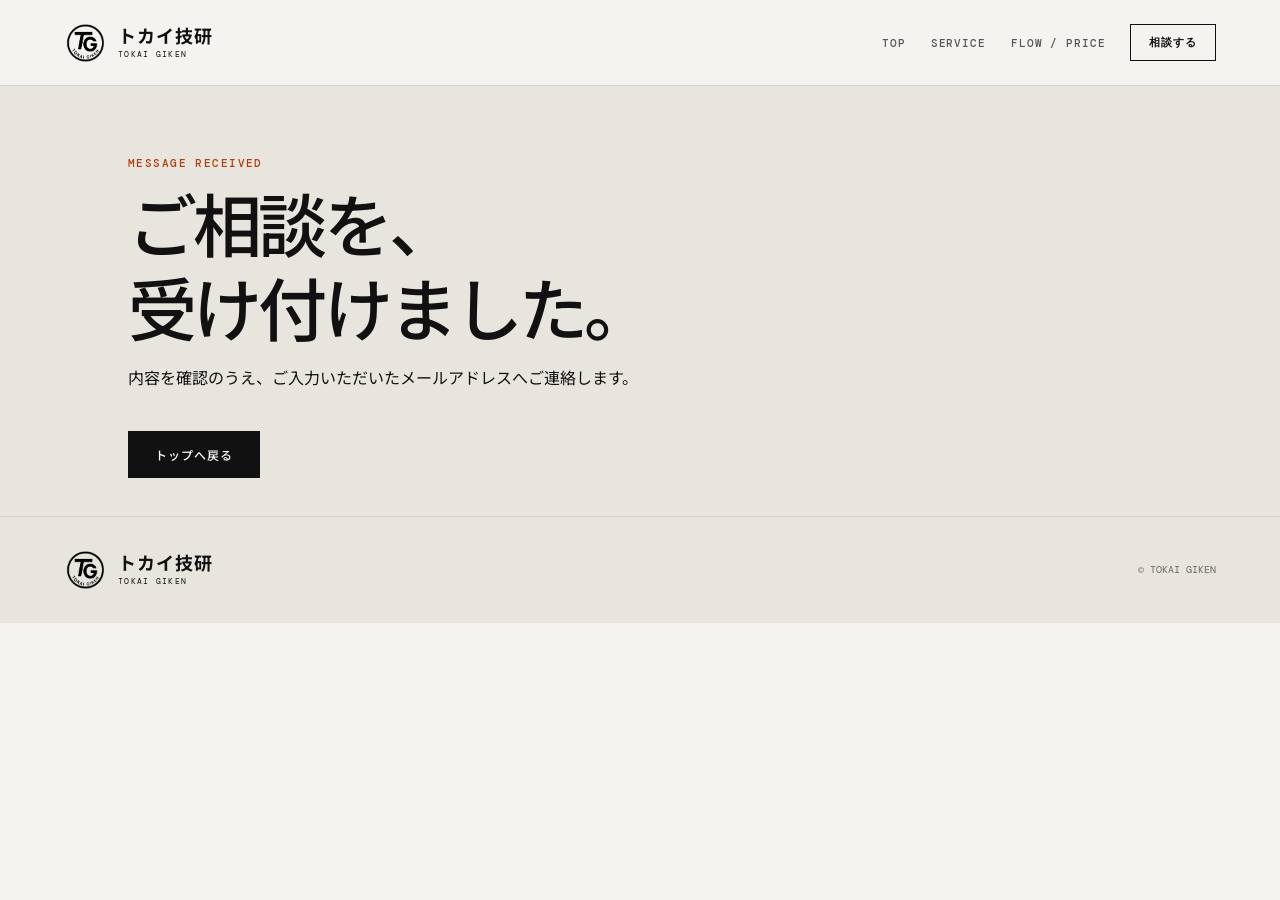
<file: contact-complete.html>
<!DOCTYPE html>
<html lang="ja">
<head>
  <meta charset="utf-8">
  <meta name="viewport" content="width=device-width,initial-scale=1">
  <meta name="description" content="トカイ技研へのご相談を受け付けました。">
  <meta name="robots" content="noindex,nofollow">
  <meta name="site-version" content="v8">
  <title>送信完了 | トカイ技研</title>
  <link rel="stylesheet" href="assets/style.css">
  <link rel="stylesheet" href="assets/project.css">
</head>
<body>
  <header class="site-header">
    <a class="brand" href="/" aria-label="トカイ技研 トップページ">
      <span class="brand-mark" aria-hidden="true"><img src="assets/images/tokai-giken-mark.png" alt=""></span>
      <span class="brand-name">トカイ技研<small>TOKAI GIKEN</small></span>
    </a>
    <button class="menu-button" type="button" aria-label="メニューを開く">MENU</button>
    <nav>
      <a href="/">TOP</a>
      <a href="/service">SERVICE</a>
      <a href="/process">FLOW / PRICE</a>
      <a class="nav-cta" href="/contact">相談する</a>
    </nav>
  </header>

  <main>
    <section class="page-hero completion-hero">
      <p class="eyebrow">MESSAGE RECEIVED</p>
      <h1>ご相談を、<br>受け付けました。</h1>
      <p>内容を確認のうえ、ご入力いただいたメールアドレスへご連絡します。</p>
      <p class="inquiry-id" data-inquiry-id></p>
      <a class="button primary" href="/">トップへ戻る</a>
    </section>
  </main>

  <footer>
    <a class="brand" href="/" aria-label="トカイ技研 トップページ">
      <span class="brand-mark" aria-hidden="true"><img src="assets/images/tokai-giken-mark.png" alt=""></span>
      <span class="brand-name">トカイ技研<small>TOKAI GIKEN</small></span>
    </a>
    <p>© TOKAI GIKEN</p>
  </footer>
  <script src="assets/script.js"></script>
</body>
</html>
</file>
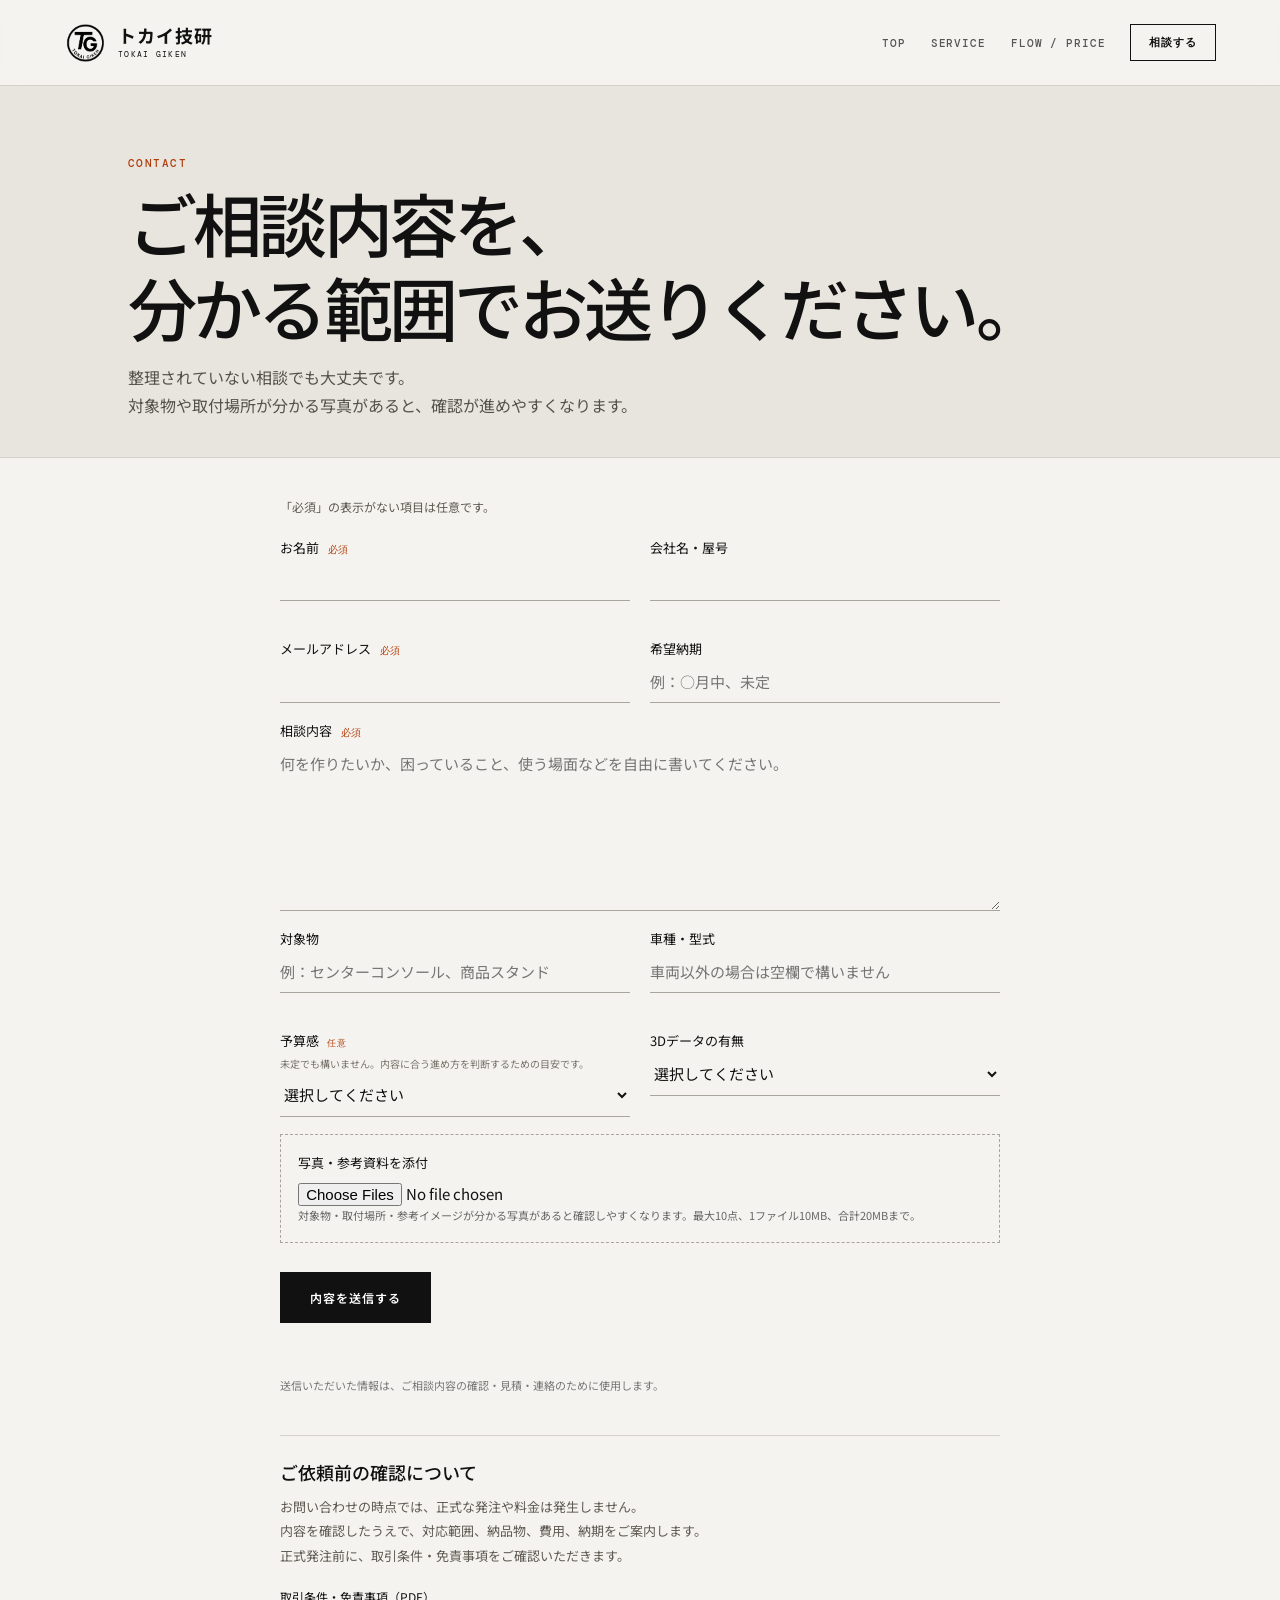
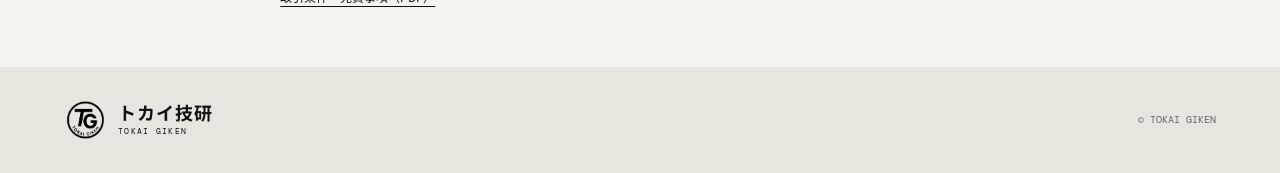
<file: contact.html>
<!DOCTYPE html>
<html lang="ja">
<head>
  <meta charset="utf-8">
  <meta name="viewport" content="width=device-width,initial-scale=1">
  <meta name="description" content="トカイ技研へのご相談・見積依頼。写真添付に対応しています。">
  <meta name="robots" content="index,follow">
  <meta name="site-version" content="v8">
  <link rel="canonical" href="https://tokai-giken.com/contact">
  <title>相談・見積依頼 | トカイ技研</title>
  <link rel="stylesheet" href="assets/style.css">
  <link rel="stylesheet" href="assets/project.css">
</head>
<body>
  <header class="site-header">
    <a class="brand" href="/" aria-label="トカイ技研 トップページ">
      <span class="brand-mark" aria-hidden="true"><img src="assets/images/tokai-giken-mark.png" alt=""></span>
      <span class="brand-name">トカイ技研<small>TOKAI GIKEN</small></span>
    </a>
    <button class="menu-button" type="button" aria-label="メニューを開く">MENU</button>
    <nav>
      <a href="/">TOP</a>
      <a href="/service">SERVICE</a>
      <a href="/process">FLOW / PRICE</a>
      <a class="nav-cta active" href="/contact">相談する</a>
    </nav>
  </header>

  <main>
    <section class="page-hero contact-hero">
      <p class="eyebrow">CONTACT</p>
      <h1>ご相談内容を、<br>分かる範囲でお送りください。</h1>
      <p>整理されていない相談でも大丈夫です。<br>対象物や取付場所が分かる写真があると、確認が進めやすくなります。</p>
    </section>

    <section class="section form-section">
      <p class="form-guidance">「必須」の表示がない項目は任意です。</p>
      <form name="contact" method="POST" action="/api/contact" enctype="multipart/form-data">
        <input type="hidden" name="submission_token" value="">
        <label class="honeypot" aria-hidden="true">ウェブサイト<input type="text" name="website" tabindex="-1" autocomplete="off"></label>
        <div class="form-grid">
          <label>お名前 <b>必須</b><input required type="text" name="name" autocomplete="name"></label>
          <label>会社名・屋号<input type="text" name="company" autocomplete="organization"></label>
          <label>メールアドレス <b>必須</b><input required type="email" name="email" autocomplete="email"></label>
          <label>希望納期<input type="text" name="deadline" placeholder="例：○月中、未定"></label>
        </div>
        <label>相談内容 <b>必須</b><textarea required name="message" rows="7" placeholder="何を作りたいか、困っていること、使う場面などを自由に書いてください。"></textarea></label>
        <div class="form-grid">
          <label>対象物<input type="text" name="object" placeholder="例：センターコンソール、商品スタンド"></label>
          <label>車種・型式<input type="text" name="vehicle" placeholder="車両以外の場合は空欄で構いません"></label>
          <label>予算感 <span class="optional">任意</span><small class="field-help">未定でも構いません。内容に合う進め方を判断するための目安です。</small><select name="budget"><option value="">選択してください</option><option>2万円未満</option><option>2〜5万円</option><option>5〜10万円</option><option>10〜20万円</option><option>20〜30万円</option><option>30万円以上</option><option>未定</option></select></label>
          <label>3Dデータの有無<select name="data"><option value="">選択してください</option><option>ある</option><option>ない</option><option>わからない</option></select></label>
        </div>
        <div class="file-field">
          <label class="file-label">写真・参考資料を添付<input type="file" name="attachment" accept=".jpg,.jpeg,.png,.webp,.heic,.heif,.pdf,.stl,.step,.stp" multiple><small>対象物・取付場所・参考イメージが分かる写真があると確認しやすくなります。最大10点、1ファイル10MB、合計20MBまで。</small></label>
          <div class="selected-files" hidden>
            <div class="selected-files-header">
              <p class="selected-files-summary" aria-live="polite"></p>
              <button class="clear-files" type="button">すべて削除</button>
            </div>
            <ul class="selected-files-list" aria-label="選択済みファイル"></ul>
          </div>
        </div>
        <button class="button primary submit" type="submit">内容を送信する</button>
        <p class="form-status" role="status" aria-live="polite"></p>
        <p class="form-note">送信いただいた情報は、ご相談内容の確認・見積・連絡のために使用します。</p>
      </form>
      <aside class="preorder-note" aria-labelledby="preorder-note-title">
        <h2 id="preorder-note-title">ご依頼前の確認について</h2>
        <p>お問い合わせの時点では、正式な発注や料金は発生しません。<br>内容を確認したうえで、対応範囲、納品物、費用、納期をご案内します。<br>正式発注前に、取引条件・免責事項をご確認いただきます。</p>
        <a class="terms-link" href="assets/docs/tokai-giken-terms-disclaimer.pdf" target="_blank" rel="noopener">取引条件・免責事項（PDF）</a>
      </aside>
    </section>
  </main>

  <footer>
    <a class="brand" href="/" aria-label="トカイ技研 トップページ">
      <span class="brand-mark" aria-hidden="true"><img src="assets/images/tokai-giken-mark.png" alt=""></span>
      <span class="brand-name">トカイ技研<small>TOKAI GIKEN</small></span>
    </a>
    <p>© TOKAI GIKEN</p>
  </footer>
  <script src="assets/script.js"></script>
</body>
</html>
</file>
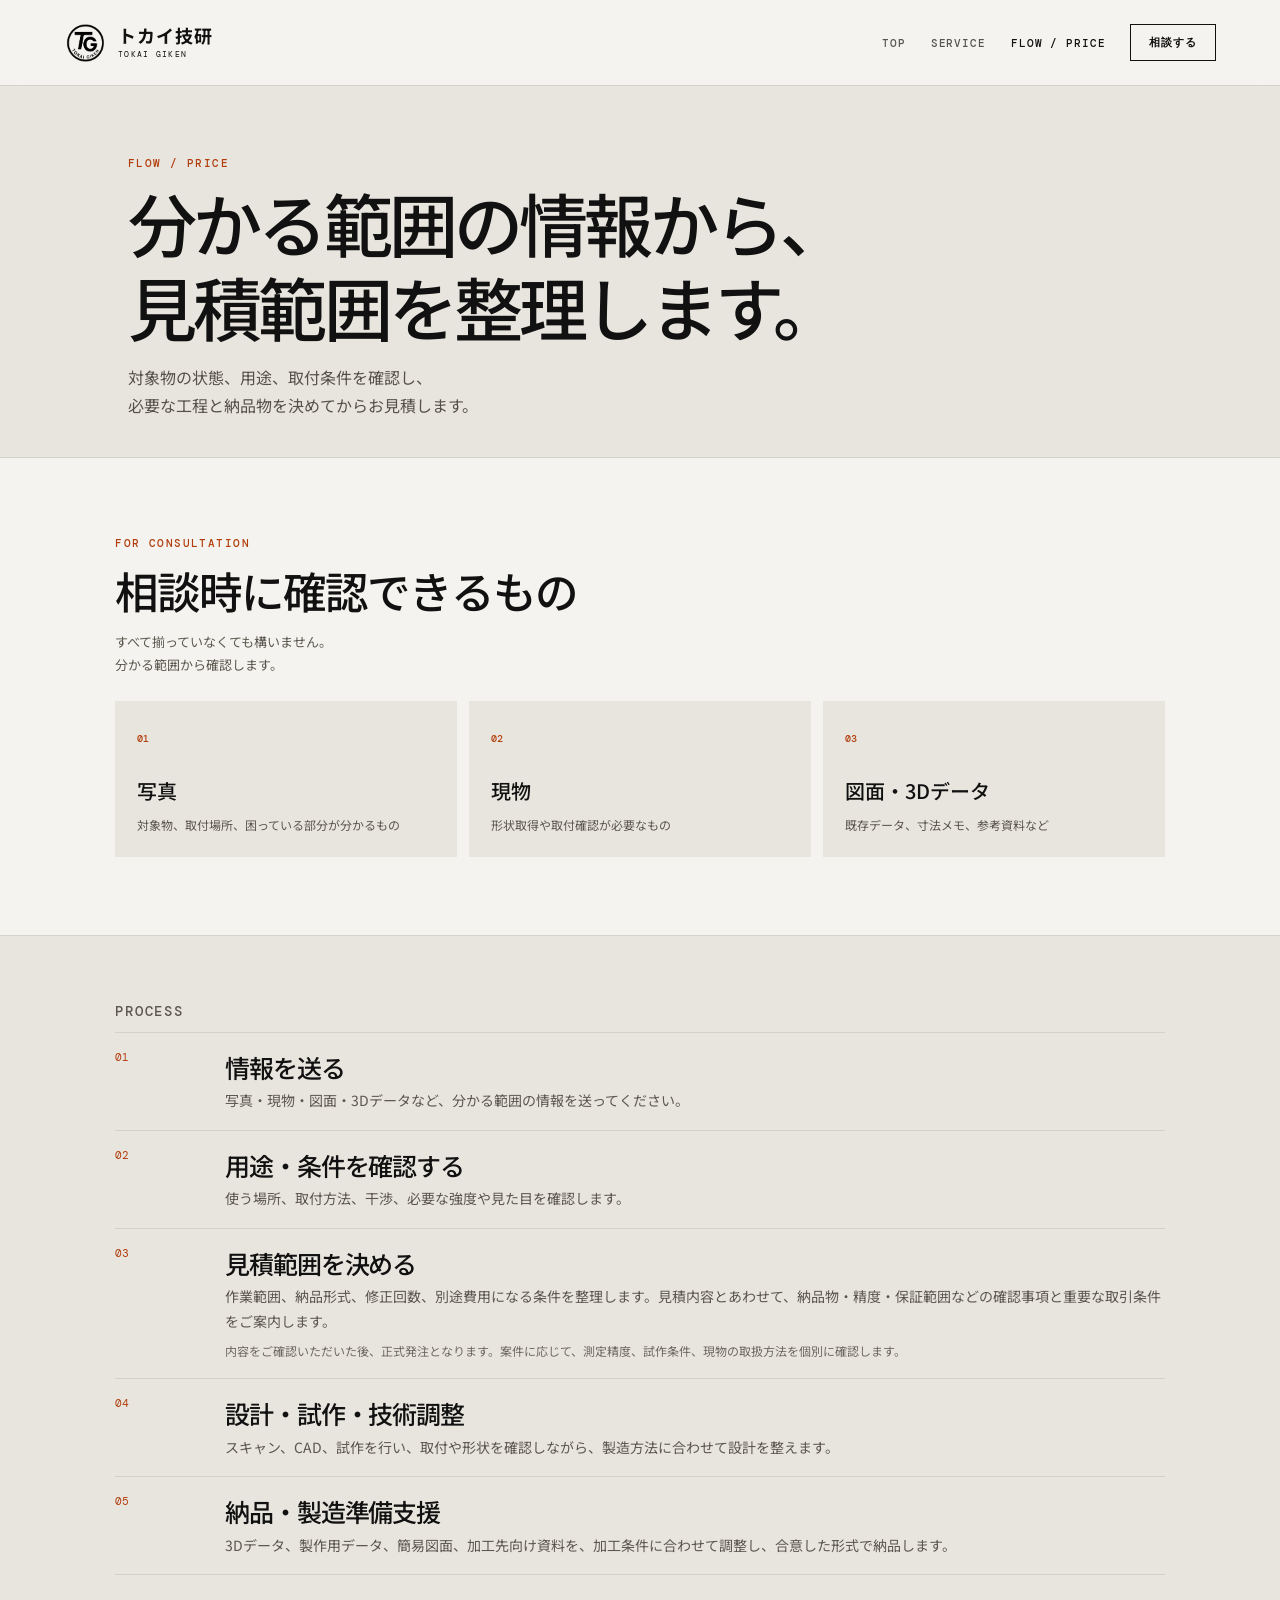
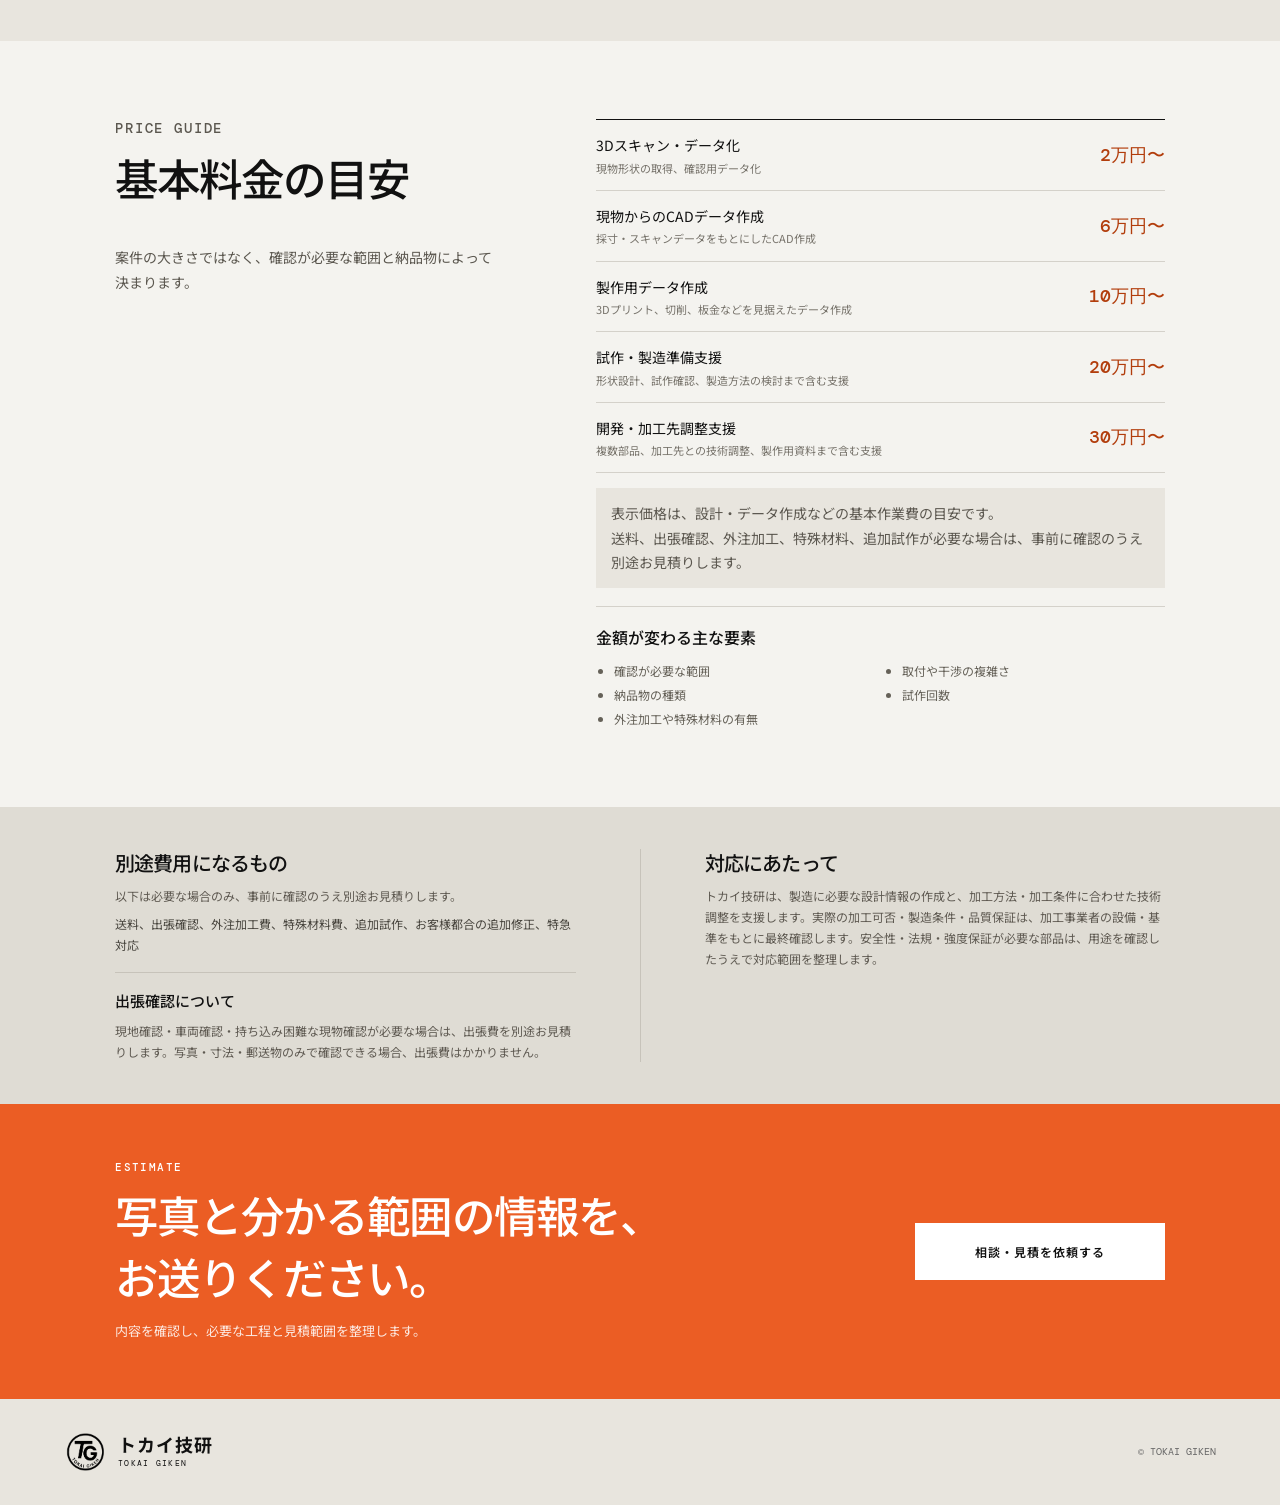
<file: process.html>
<!DOCTYPE html>
<html lang="ja">
<head>
  <meta charset="utf-8">
  <meta name="viewport" content="width=device-width,initial-scale=1">
  <meta name="description" content="トカイ技研のご相談から納品までの流れと基本料金の目安。">
  <meta name="robots" content="index,follow">
  <meta name="site-version" content="v8">
  <link rel="canonical" href="https://tokai-giken.com/process">
  <title>進め方・基本料金 | トカイ技研</title>
  <link rel="stylesheet" href="assets/style.css">
  <link rel="stylesheet" href="assets/project.css">
</head>
<body>
  <header class="site-header">
    <a class="brand" href="/" aria-label="トカイ技研 トップページ">
      <span class="brand-mark" aria-hidden="true"><img src="assets/images/tokai-giken-mark.png" alt=""></span>
      <span class="brand-name">トカイ技研<small>TOKAI GIKEN</small></span>
    </a>
    <button class="menu-button" type="button" aria-label="メニューを開く">MENU</button>
    <nav>
      <a href="/">TOP</a>
      <a href="/service">SERVICE</a>
      <a class="active" href="/process">FLOW / PRICE</a>
      <a class="nav-cta" href="/contact">相談する</a>
    </nav>
  </header>

  <main>
    <section class="page-hero">
      <p class="eyebrow">FLOW / PRICE</p>
      <h1>分かる範囲の情報から、<br>見積範囲を整理します。</h1>
      <p>対象物の状態、用途、取付条件を確認し、<br>必要な工程と納品物を決めてからお見積します。</p>
    </section>

    <section class="section send-first">
      <div class="send-first-heading">
        <p class="eyebrow">FOR CONSULTATION</p>
        <h2>相談時に確認できるもの</h2>
        <p>すべて揃っていなくても構いません。<br>分かる範囲から確認します。</p>
      </div>
      <div class="send-first-grid">
        <article><span>01</span><h3>写真</h3><p>対象物、取付場所、困っている部分が分かるもの</p></article>
        <article><span>02</span><h3>現物</h3><p>形状取得や取付確認が必要なもの</p></article>
        <article><span>03</span><h3>図面・3Dデータ</h3><p>既存データ、寸法メモ、参考資料など</p></article>
      </div>
    </section>

    <section class="section flow">
      <p class="eyebrow">PROCESS</p>
      <ol>
        <li><span>01</span><div><h2>情報を送る</h2><p>写真・現物・図面・3Dデータなど、分かる範囲の情報を送ってください。</p></div></li>
        <li><span>02</span><div><h2>用途・条件を確認する</h2><p>使う場所、取付方法、干渉、必要な強度や見た目を確認します。</p></div></li>
        <li><span>03</span><div><h2>見積範囲を決める</h2><p>作業範囲、納品形式、修正回数、別途費用になる条件を整理します。見積内容とあわせて、納品物・精度・保証範囲などの確認事項と重要な取引条件をご案内します。</p><p class="flow-conditions">内容をご確認いただいた後、正式発注となります。案件に応じて、測定精度、試作条件、現物の取扱方法を個別に確認します。</p></div></li>
        <li><span>04</span><div><h2>設計・試作・技術調整</h2><p>スキャン、CAD、試作を行い、取付や形状を確認しながら、製造方法に合わせて設計を整えます。</p></div></li>
        <li><span>05</span><div><h2>納品・製造準備支援</h2><p>3Dデータ、製作用データ、簡易図面、加工先向け資料を、加工条件に合わせて調整し、合意した形式で納品します。</p></div></li>
      </ol>
    </section>

    <section class="section price">
      <div>
        <p class="eyebrow">PRICE GUIDE</p>
        <h2>基本料金の目安</h2>
        <p>案件の大きさではなく、確認が必要な範囲と納品物によって決まります。</p>
      </div>
      <div class="price-side">
        <div class="price-table">
          <div class="price-row"><div><p>3Dスキャン・データ化</p><small>現物形状の取得、確認用データ化</small></div><strong>2万円〜</strong></div>
          <div class="price-row"><div><p>現物からのCADデータ作成</p><small>採寸・スキャンデータをもとにしたCAD作成</small></div><strong>6万円〜</strong></div>
          <div class="price-row"><div><p>製作用データ作成</p><small>3Dプリント、切削、板金などを見据えたデータ作成</small></div><strong>10万円〜</strong></div>
          <div class="price-row"><div><p>試作・製造準備支援</p><small>形状設計、試作確認、製造方法の検討まで含む支援</small></div><strong>20万円〜</strong></div>
          <div class="price-row"><div><p>開発・加工先調整支援</p><small>複数部品、加工先との技術調整、製作用資料まで含む支援</small></div><strong>30万円〜</strong></div>
        </div>
        <p class="base-price-note">表示価格は、設計・データ作成などの基本作業費の目安です。<br>送料、出張確認、外注加工、特殊材料、追加試作が必要な場合は、事前に確認のうえ別途お見積りします。</p>
        <div class="price-factors">
          <h3>金額が変わる主な要素</h3>
          <ul>
            <li>確認が必要な範囲</li>
            <li>取付や干渉の複雑さ</li>
            <li>納品物の種類</li>
            <li>試作回数</li>
            <li>外注加工や特殊材料の有無</li>
          </ul>
        </div>
      </div>
    </section>

    <section class="section process-notes">
      <article>
        <h2>別途費用になるもの</h2>
        <p>以下は必要な場合のみ、事前に確認のうえ別途お見積りします。</p>
        <p class="fee-list">送料、出張確認、外注加工費、特殊材料費、追加試作、お客様都合の追加修正、特急対応</p>
        <div class="travel-note">
          <h3>出張確認について</h3>
          <p>現地確認・車両確認・持ち込み困難な現物確認が必要な場合は、出張費を別途お見積りします。写真・寸法・郵送物のみで確認できる場合、出張費はかかりません。</p>
        </div>
      </article>
      <article>
        <h2>対応にあたって</h2>
        <p>トカイ技研は、製造に必要な設計情報の作成と、加工方法・加工条件に合わせた技術調整を支援します。実際の加工可否・製造条件・品質保証は、加工事業者の設備・基準をもとに最終確認します。安全性・法規・強度保証が必要な部品は、用途を確認したうえで対応範囲を整理します。</p>
      </article>
    </section>

    <section class="contact-band">
      <div>
        <p class="eyebrow">ESTIMATE</p>
        <h2>写真と分かる範囲の情報を、<br>お送りください。</h2>
        <p class="cta-note">内容を確認し、必要な工程と見積範囲を整理します。</p>
      </div>
      <a class="button white" href="/contact">相談・見積を依頼する</a>
    </section>
  </main>

  <footer>
    <a class="brand" href="/" aria-label="トカイ技研 トップページ">
      <span class="brand-mark" aria-hidden="true"><img src="assets/images/tokai-giken-mark.png" alt=""></span>
      <span class="brand-name">トカイ技研<small>TOKAI GIKEN</small></span>
    </a>
    <p>© TOKAI GIKEN</p>
  </footer>
  <script src="assets/script.js"></script>
</body>
</html>
</file>
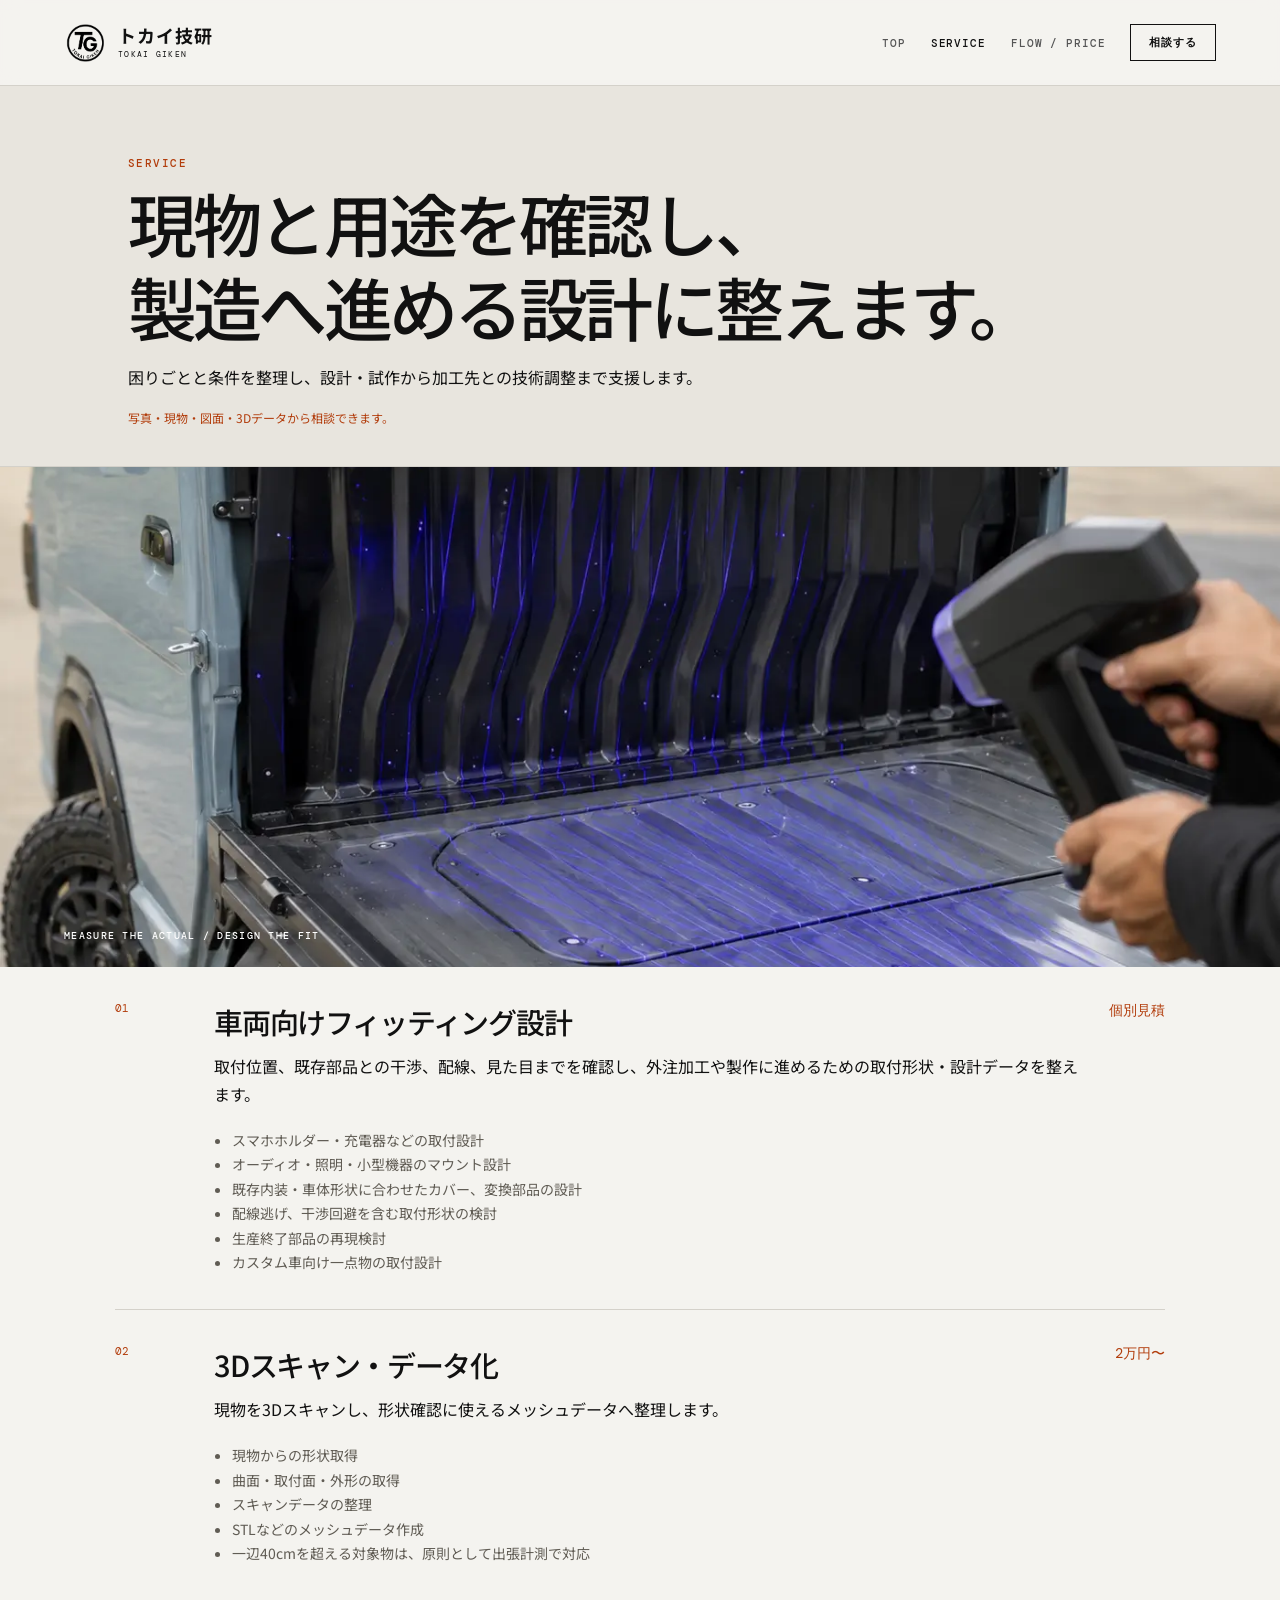
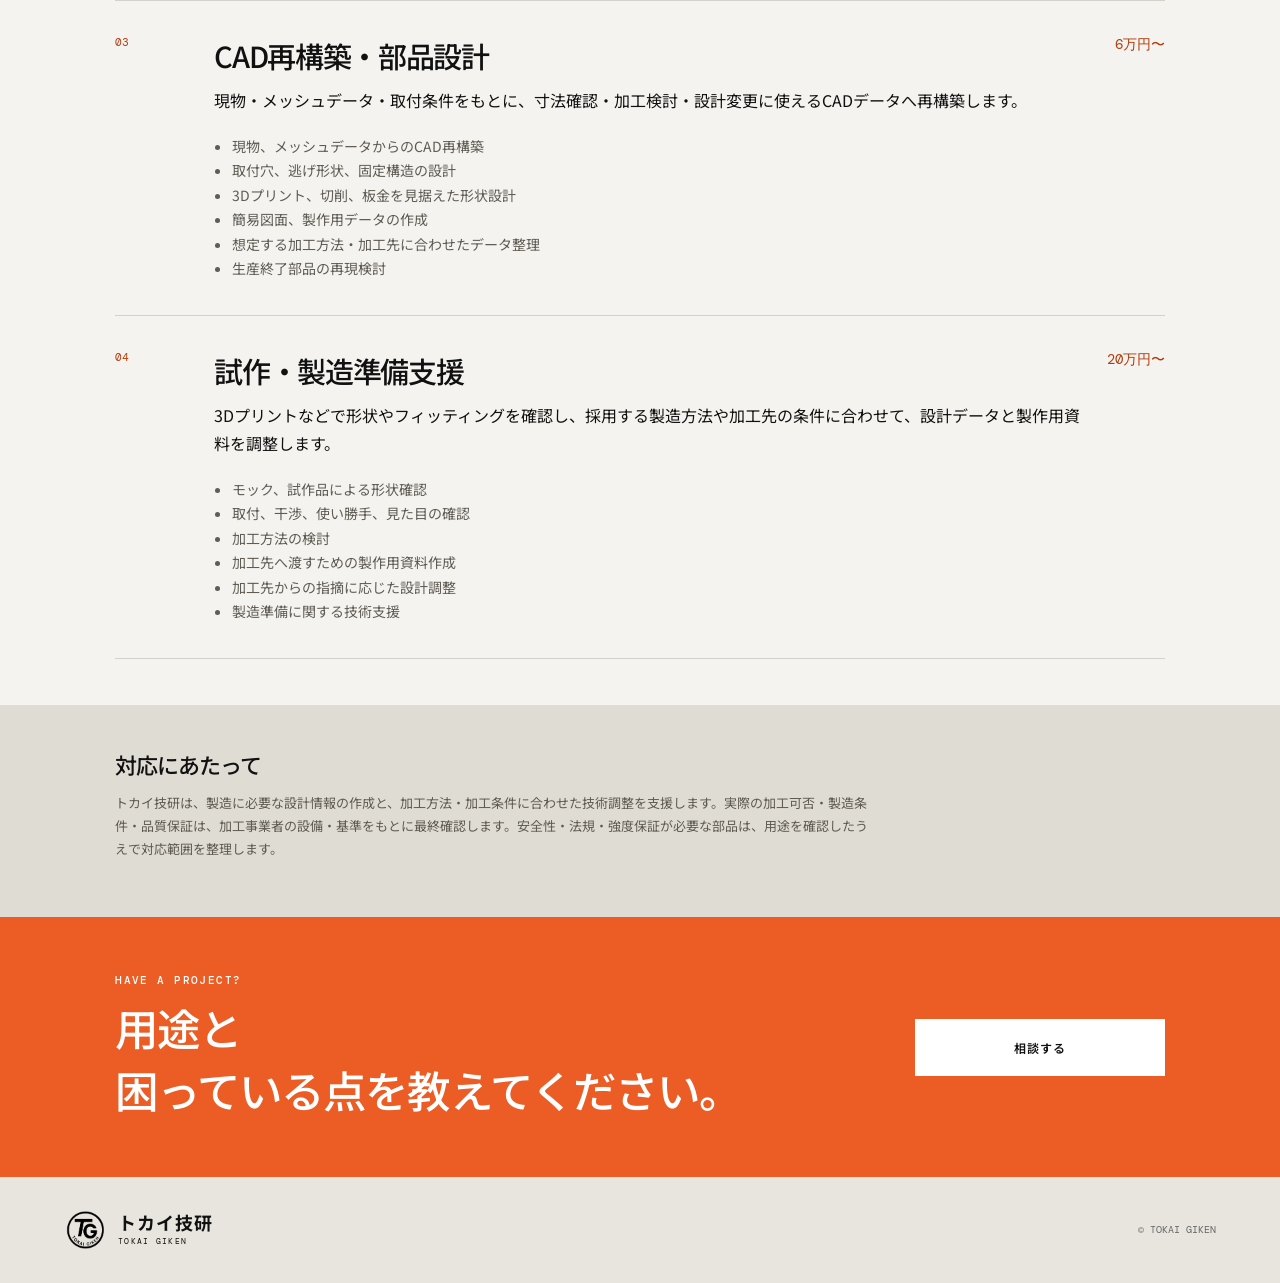
<file: service.html>
<!DOCTYPE html>
<html lang="ja">
<head>
  <meta charset="utf-8">
  <meta name="viewport" content="width=device-width,initial-scale=1">
  <meta name="description" content="現物計測、3Dスキャン、CAD再構築、車両向け取付設計、試作・製造準備支援に対応します。">
  <meta name="robots" content="index,follow">
  <meta name="site-version" content="v8">
  <link rel="canonical" href="https://tokai-giken.com/service">
  <title>対応範囲 | トカイ技研</title>
  <link rel="stylesheet" href="assets/style.css">
  <link rel="stylesheet" href="assets/project.css">
</head>
<body>
  <header class="site-header">
    <a class="brand" href="/" aria-label="トカイ技研 トップページ">
      <span class="brand-mark" aria-hidden="true"><img src="assets/images/tokai-giken-mark.png" alt=""></span>
      <span class="brand-name">トカイ技研<small>TOKAI GIKEN</small></span>
    </a>
    <button class="menu-button" type="button" aria-label="メニューを開く">MENU</button>
    <nav>
      <a href="/">TOP</a>
      <a class="active" href="/service">SERVICE</a>
      <a href="/process">FLOW / PRICE</a>
      <a class="nav-cta" href="/contact">相談する</a>
    </nav>
  </header>

  <main>
    <section class="page-hero">
      <p class="eyebrow">SERVICE</p>
      <h1>現物と用途を確認し、<br>製造へ進める設計に整えます。</h1>
      <p>困りごとと条件を整理し、設計・試作から加工先との技術調整まで支援します。</p>
      <p class="source-note">写真・現物・図面・3Dデータから相談できます。</p>
    </section>

    <section class="service-image-band">
      <img src="assets/images/scan-reference.webp" alt="車両形状を計測しているイメージ">
      <p>MEASURE THE ACTUAL / DESIGN THE FIT</p>
    </section>

    <section class="section service-list">
      <article>
        <span>01</span>
        <div>
          <h2>車両向けフィッティング設計</h2>
          <p class="service-lead">取付位置、既存部品との干渉、配線、見た目までを確認し、外注加工や製作に進めるための取付形状・設計データを整えます。</p>
          <ul>
            <li>スマホホルダー・充電器などの取付設計</li>
            <li>オーディオ・照明・小型機器のマウント設計</li>
            <li>既存内装・車体形状に合わせたカバー、変換部品の設計</li>
            <li>配線逃げ、干渉回避を含む取付形状の検討</li>
            <li>生産終了部品の再現検討</li>
            <li>カスタム車向け一点物の取付設計</li>
          </ul>
        </div>
        <p class="service-price">個別見積</p>
      </article>
      <article>
        <span>02</span>
        <div>
          <h2>3Dスキャン・データ化</h2>
          <p class="service-lead">現物を3Dスキャンし、形状確認に使えるメッシュデータへ整理します。</p>
          <ul>
            <li>現物からの形状取得</li>
            <li>曲面・取付面・外形の取得</li>
            <li>スキャンデータの整理</li>
            <li>STLなどのメッシュデータ作成</li>
            <li>一辺40cmを超える対象物は、原則として出張計測で対応</li>
          </ul>
        </div>
        <p class="service-price">2万円〜</p>
      </article>
      <article>
        <span>03</span>
        <div>
          <h2>CAD再構築・部品設計</h2>
          <p class="service-lead">現物・メッシュデータ・取付条件をもとに、寸法確認・加工検討・設計変更に使えるCADデータへ再構築します。</p>
          <ul>
            <li>現物、メッシュデータからのCAD再構築</li>
            <li>取付穴、逃げ形状、固定構造の設計</li>
            <li>3Dプリント、切削、板金を見据えた形状設計</li>
            <li>簡易図面、製作用データの作成</li>
            <li>想定する加工方法・加工先に合わせたデータ整理</li>
            <li>生産終了部品の再現検討</li>
          </ul>
        </div>
        <p class="service-price">6万円〜</p>
      </article>
      <article>
        <span>04</span>
        <div>
          <h2>試作・製造準備支援</h2>
          <p class="service-lead">3Dプリントなどで形状やフィッティングを確認し、採用する製造方法や加工先の条件に合わせて、設計データと製作用資料を調整します。</p>
          <ul>
            <li>モック、試作品による形状確認</li>
            <li>取付、干渉、使い勝手、見た目の確認</li>
            <li>加工方法の検討</li>
            <li>加工先へ渡すための製作用資料作成</li>
            <li>加工先からの指摘に応じた設計調整</li>
            <li>製造準備に関する技術支援</li>
          </ul>
        </div>
        <p class="service-price">20万円〜</p>
      </article>
    </section>

    <section class="note section">
      <h2>対応にあたって</h2>
      <p>トカイ技研は、製造に必要な設計情報の作成と、加工方法・加工条件に合わせた技術調整を支援します。実際の加工可否・製造条件・品質保証は、加工事業者の設備・基準をもとに最終確認します。安全性・法規・強度保証が必要な部品は、用途を確認したうえで対応範囲を整理します。</p>
    </section>

    <section class="contact-band">
      <div>
        <p class="eyebrow">HAVE A PROJECT?</p>
        <h2>用途と<br>困っている点を教えてください。</h2>
      </div>
      <a class="button white" href="/contact">相談する</a>
    </section>
  </main>

  <footer>
    <a class="brand" href="/" aria-label="トカイ技研 トップページ">
      <span class="brand-mark" aria-hidden="true"><img src="assets/images/tokai-giken-mark.png" alt=""></span>
      <span class="brand-name">トカイ技研<small>TOKAI GIKEN</small></span>
    </a>
    <p>© TOKAI GIKEN</p>
  </footer>
  <script src="assets/script.js"></script>
</body>
</html>
</file>
<file: assets/style.css>
@import url("https://fonts.googleapis.com/css2?family=DM+Mono:wght@400;500&family=Noto+Sans+JP:wght@400;500;600;700&family=Noto+Serif+JP:wght@400;500;600&display=swap");
:root {
  --ink: #111;
  --soft: #f4f3ef;
  --line: #d4d1ca;
  --muted: #77736b;
  --orange: #eb5d24;
  --orange-text: #b23d0c;
}
* {
  box-sizing: border-box;
}
html {
  scroll-behavior: smooth;
}
body {
  margin: 0;
  background: var(--soft);
  color: var(--ink);
  font-family: "Noto Sans JP", sans-serif;
  line-height: 1.75;
}
.site-header {
  height: 86px;
  display: flex;
  align-items: center;
  justify-content: space-between;
  padding: 0 5vw;
  border-bottom: 1px solid var(--line);
  background: rgba(244, 243, 239, 0.93);
  position: sticky;
  top: 0;
  z-index: 5;
  backdrop-filter: blur(10px);
}
.brand {
  display: flex;
  align-items: center;
  gap: 10px;
  color: var(--ink);
  text-decoration: none;
  font-size: 17px;
  font-weight: 700;
  letter-spacing: 0.06em;
  line-height: 1.1;
}
.brand-mark {
  font: 500 12px "DM Mono";
  letter-spacing: 0;
  color: var(--soft);
  background: var(--ink);
  height: 30px;
  width: 30px;
  display: grid;
  place-items: center;
}
.brand small {
  display: block;
  font: 400 8px "DM Mono";
  letter-spacing: 0.16em;
  margin-top: 3px;
}
nav {
  display: flex;
  align-items: center;
  gap: 25px;
}
nav a {
  font: 500 11px "DM Mono";
  letter-spacing: 0.08em;
  color: #555;
  text-decoration: none;
}
nav a:hover,
nav .active {
  color: var(--ink);
}
.brand:focus-visible,
nav a:focus-visible,
.menu-button:focus-visible,
.button:focus-visible,
.text-link:focus-visible {
  outline: 2px solid var(--orange-text);
  outline-offset: 4px;
}
.nav-cta {
  border: 1px solid var(--ink);
  padding: 9px 16px;
  color: var(--ink);
}
.menu-button {
  display: none;
  background: 0;
  border: 0;
  font: 500 11px "DM Mono";
  letter-spacing: 0.1em;
}
.hero {
  min-height: calc(100vh - 86px);
  display: grid;
  grid-template-columns: 1.1fr 0.9fr;
  align-items: stretch;
  border-bottom: 1px solid var(--line);
}
.hero-copy {
  padding: 11vw 5vw 7vw;
  display: flex;
  flex-direction: column;
  justify-content: center;
}
.eyebrow {
  font: 500 11px "DM Mono";
  letter-spacing: 0.13em;
  margin: 0 0 23px;
  color: var(--orange-text);
}
.dark .eyebrow,
.works-section .eyebrow {
  color: var(--orange);
}
h1,
h2,
h3,
p {
  margin-top: 0;
}
h1 {
  font-size: clamp(45px, 6vw, 90px);
  line-height: 1.22;
  letter-spacing: -0.055em;
  font-weight: 500;
  margin-bottom: 30px;
}
h1 em {
  font-style: normal;
  color: var(--orange);
}
h2 {
  font-size: clamp(29px, 3.4vw, 54px);
  line-height: 1.42;
  letter-spacing: -0.045em;
  font-weight: 500;
}
.lead {
  font-size: 16px;
  line-height: 2;
  color: #4f4b43;
}
.actions {
  display: flex;
  align-items: center;
  gap: 27px;
  margin-top: 28px;
}
.button {
  display: inline-block;
  text-decoration: none;
  border: 0;
  cursor: pointer;
  padding: 15px 27px;
  font: 500 12px "Noto Sans JP";
  letter-spacing: 0.08em;
}
.primary {
  background: var(--ink);
  color: #fff;
}
.text-link {
  font: 500 12px "Noto Sans JP";
  color: var(--ink);
  text-decoration: none;
  border-bottom: 1px solid var(--ink);
  padding-bottom: 3px;
}
.text-link span {
  padding-left: 12px;
}
.hero-object {
  background: #dedbd3;
  position: relative;
  overflow: hidden;
  display: grid;
  place-items: center;
}
.hero-object > p {
  position: absolute;
  bottom: 38px;
  font: 400 10px "DM Mono";
  letter-spacing: 0.16em;
}
.orbit {
  border: 1px solid rgba(17, 17, 17, 0.18);
  border-radius: 50%;
  height: 62%;
  aspect-ratio: 1;
  position: absolute;
  transform: rotate(-20deg);
}
.orbit:after {
  content: "";
  position: absolute;
  width: 115%;
  height: 25%;
  border: 1px solid rgba(17, 17, 17, 0.22);
  border-radius: 50%;
  top: 35%;
  left: -8%;
  transform: rotate(45deg);
}
.object-core {
  height: 260px;
  width: 260px;
  background: var(--ink);
  border-radius: 43% 57% 52% 48% / 45% 41% 59% 55%;
  box-shadow: 18px 20px 0 #b7b3aa;
  position: relative;
  transform: rotate(-18deg);
}
.object-core i {
  height: 29px;
  width: 29px;
  background: var(--orange);
  border-radius: 50%;
  position: absolute;
  border: 5px solid #262626;
}
.object-core i:nth-child(1) {
  top: 28px;
  left: 35px;
}
.object-core i:nth-child(2) {
  right: 36px;
  top: 81px;
}
.object-core i:nth-child(3) {
  bottom: 36px;
  left: 76px;
}
.object-core b {
  font: 400 12px "DM Mono";
  color: #fff;
  position: absolute;
  bottom: 19px;
  right: 27px;
  transform: rotate(18deg);
}
.section {
  padding: 120px 9vw;
}
.split-title {
  display: grid;
  grid-template-columns: 1.1fr 0.8fr;
  gap: 11vw;
  align-items: end;
}
.split-title p {
  font-size: 15px;
  color: #57534c;
}
.dark {
  background: var(--ink);
  color: #f5f4f0;
}
.section-head {
  display: flex;
  justify-content: space-between;
  align-items: flex-start;
  margin-bottom: 55px;
}
.light {
  color: white;
  border-color: white;
}
.capability-grid {
  display: grid;
  grid-template-columns: repeat(3, 1fr);
  border-top: 1px solid #595959;
}
.capability-grid article {
  min-height: 330px;
  padding: 25px 28px;
  border-right: 1px solid #595959;
  display: flex;
  flex-direction: column;
}
.capability-grid article:first-child {
  border-left: 1px solid #595959;
}
.capability-grid span {
  font: 400 11px "DM Mono";
  color: var(--orange);
}
.service-list > article > span,
.flow li > span {
  font: 400 11px "DM Mono";
  color: var(--orange-text);
}
.capability-grid h3 {
  font-size: 29px;
  line-height: 1.5;
  font-weight: 500;
  margin: auto 0 12px;
}
.capability-grid p {
  font-size: 13px;
  color: #b3b1aa;
  margin: 0;
}
.examples {
  background: #e8e5de;
}
.example-grid {
  display: grid;
  grid-template-columns: repeat(3, 1fr);
  gap: 18px;
}
.example-grid article {
  background: var(--soft);
  padding: 27px;
  min-height: 260px;
}
.example-number {
  font: 400 18px "DM Mono";
  color: var(--orange);
  margin-bottom: 60px;
}
.example-grid h3 {
  font-size: 19px;
  line-height: 1.55;
  font-weight: 500;
}
.example-grid p {
  font-size: 13px;
  color: #656158;
}
.contact-band {
  background: var(--orange);
  color: #fff;
  padding: 85px 9vw;
  display: flex;
  justify-content: space-between;
  align-items: center;
}
.contact-band .eyebrow {
  color: #fff;
}
.contact-band h2 {
  margin: 0;
}
.white {
  background: #fff;
  color: var(--ink);
}
footer {
  padding: 32px 5vw;
  display: flex;
  align-items: center;
  justify-content: space-between;
  background: #e8e5de;
}
footer p {
  margin: 0;
  font: 400 10px "DM Mono";
  color: #666;
}
.page-hero {
  padding: 130px 12vw 90px;
  border-bottom: 1px solid var(--line);
  background: #e8e5de;
}
.page-hero h1 {
  font-size: clamp(42px, 5.4vw, 77px);
  margin-bottom: 25px;
}
.page-hero > p:last-child {
  max-width: 540px;
  color: #565148;
}
.service-list {
  padding-top: 0;
  padding-bottom: 70px;
}
.service-list article {
  display: grid;
  grid-template-columns: 75px 1fr auto;
  gap: 24px;
  padding: 56px 0;
  border-bottom: 1px solid var(--line);
}
.service-list h2 {
  font-size: 29px;
  margin-bottom: 14px;
}
.service-lead {
  margin-bottom: 20px;
}
.service-list ul {
  padding-left: 18px;
  color: #605c54;
  font-size: 14px;
}
.service-price {
  font: 400 12px "DM Mono";
  color: var(--orange-text);
  white-space: nowrap;
}
.note {
  background: #dfdcd4;
  padding-top: 55px;
  padding-bottom: 55px;
}
.note h2 {
  font-size: 22px;
  margin-bottom: 12px;
}
.note p {
  max-width: 760px;
  font-size: 13px;
  color: #5f5a52;
}
.flow {
  background: #e8e5de;
}
.flow ol {
  padding: 0;
  margin: 40px 0 0;
  list-style: none;
  border-top: 1px solid var(--line);
}
.flow li {
  display: grid;
  grid-template-columns: 90px 1fr;
  gap: 20px;
  padding: 28px 0;
  border-bottom: 1px solid var(--line);
}
.flow h2 {
  font-size: 25px;
  margin-bottom: 5px;
}
.flow p {
  font-size: 14px;
  color: #5b574f;
  margin: 0;
}
.flow .flow-conditions {
  margin-top: 7px;
  font-size: 12px;
  color: #6e6960;
}
.price {
  display: grid;
  grid-template-columns: 0.8fr 1.2fr;
  gap: 10vw;
}
.price > div > p {
  font-size: 14px;
  color: #5b574f;
}
.price-table {
  border-top: 1px solid var(--ink);
}
.price-table div {
  display: flex;
  justify-content: space-between;
  padding: 15px 0;
  border-bottom: 1px solid var(--line);
  gap: 15px;
}
.price-table p {
  margin: 0;
  font-size: 14px;
}
.price-table strong {
  font: 500 14px "DM Mono";
  color: var(--orange-text);
  white-space: nowrap;
}
.contact-hero {
  padding-bottom: 70px;
}
.form-section {
  max-width: 950px;
  margin: auto;
  padding-top: 80px;
}
.form-grid {
  display: grid;
  grid-template-columns: 1fr 1fr;
  gap: 20px;
}
.form-section label {
  display: block;
  font-size: 13px;
  margin-bottom: 25px;
}
.form-section b {
  font: 400 10px "DM Mono";
  color: var(--orange-text);
  margin-left: 6px;
}
.form-section input,
.form-section textarea,
.form-section select {
  font: 400 15px "Noto Sans JP";
  display: block;
  width: 100%;
  border: 0;
  border-bottom: 1px solid #aaa59c;
  border-radius: 0;
  background: transparent;
  padding: 10px 0;
  outline: none;
  color: var(--ink);
}
.form-section textarea {
  resize: vertical;
}
.form-section input:focus,
.form-section textarea:focus,
.form-section select:focus {
  border-color: var(--orange-text);
}
.form-section input:focus-visible,
.form-section textarea:focus-visible,
.form-section select:focus-visible,
.form-section button:focus-visible {
  outline: 2px solid var(--orange-text);
  outline-offset: 3px;
}
.file-label {
  border: 1px dashed #aaa59c;
  padding: 20px;
}
.file-label input {
  border: 0;
  padding: 8px 0 0;
}
.file-label small {
  display: block;
  font-size: 11px;
  color: #666;
}
.selected-files {
  margin: -10px 0 25px;
  border: 1px solid var(--line);
  padding: 14px;
}
.selected-files-header,
.selected-files-list li {
  display: flex;
  align-items: center;
  justify-content: space-between;
  gap: 14px;
}
.selected-files-summary {
  margin: 0;
  font-size: 12px;
  font-weight: 500;
}
.clear-files,
.remove-file {
  flex: 0 0 auto;
  min-height: 38px;
  border: 1px solid #aaa59c;
  background: transparent;
  color: var(--ink);
  padding: 7px 13px;
  font: 500 12px "Noto Sans JP";
  cursor: pointer;
}
.selected-files-list {
  list-style: none;
  margin: 12px 0 0;
  padding: 0;
  border-top: 1px solid var(--line);
}
.selected-files-list li {
  min-width: 0;
  padding: 10px 0;
  border-bottom: 1px solid var(--line);
}
.selected-files-list li:last-child {
  padding-bottom: 0;
  border-bottom: 0;
}
.selected-file-details {
  display: flex;
  min-width: 0;
  flex: 1 1 auto;
  flex-direction: column;
  gap: 2px;
}
.selected-file-name {
  min-width: 0;
  overflow-wrap: anywhere;
  font-size: 13px;
}
.selected-file-size {
  color: #666;
  font-size: 11px;
}
.submit {
  margin-top: 12px;
}
.form-note {
  font-size: 11px;
  color: #777;
  margin-top: 18px;
}
.preorder-note {
  max-width: 760px;
  margin-top: 40px;
  padding-top: 24px;
  border-top: 1px solid var(--line);
}
.preorder-note h2 {
  margin-bottom: 9px;
  font-size: 18px;
  letter-spacing: 0;
}
.preorder-note p {
  margin-bottom: 12px;
  color: #5f5a52;
  font-size: 13px;
  line-height: 1.9;
}
.terms-link {
  color: var(--ink);
  font-size: 12px;
  text-underline-offset: 4px;
}
.terms-link:focus-visible {
  outline: 2px solid var(--orange-text);
  outline-offset: 4px;
}
@media (max-width: 740px) {
  .site-header {
    height: 68px;
    padding: 0 5.5vw;
  }
  .brand {
    font-size: 15px;
  }
  .brand-mark {
    height: 26px;
    width: 26px;
    font-size: 10px;
  }
  nav {
    display: none;
  }
  .menu-button {
    display: block;
  }
  .site-header.open nav {
    display: flex;
    position: absolute;
    top: 67px;
    left: 0;
    width: 100%;
    background: var(--soft);
    padding: 22px 5.5vw;
    flex-direction: column;
    align-items: flex-start;
    gap: 19px;
    border-bottom: 1px solid var(--line);
  }
  .hero {
    grid-template-columns: 1fr;
    min-height: unset;
  }
  .hero-copy {
    padding: 19vw 7vw 16vw;
  }
  .hero-object {
    height: 430px;
  }
  .object-core {
    height: 200px;
    width: 200px;
  }
  .section {
    padding: 75px 7vw;
  }
  .split-title,
  .price {
    grid-template-columns: 1fr;
    gap: 20px;
  }
  .capability-grid,
  .example-grid {
    grid-template-columns: 1fr;
  }
  .capability-grid article,
  .capability-grid article:first-child {
    min-height: 230px;
    border-left: 1px solid #595959;
    border-bottom: 0;
  }
  .example-grid article {
    min-height: 210px;
  }
  .contact-band {
    padding: 60px 7vw;
    display: block;
  }
  .contact-band .button {
    margin-top: 25px;
  }
  .page-hero {
    padding: 80px 7vw 60px;
  }
  .service-list article {
    grid-template-columns: 45px 1fr;
    gap: 12px;
    padding: 38px 0;
  }
  .service-list .service-price {
    grid-column: 2;
  }
  .service-list h2 {
    font-size: 24px;
  }
  .flow li {
    grid-template-columns: 48px 1fr;
  }
  .form-section {
    padding-top: 55px;
  }
  .preorder-note {
    margin-top: 32px;
    padding-top: 20px;
  }
  .form-grid {
    grid-template-columns: 1fr;
    gap: 0;
  }
  .file-field,
  .selected-files,
  .selected-files-list,
  .selected-files-list li,
  .selected-file-details {
    max-width: 100%;
    min-width: 0;
    box-sizing: border-box;
  }
  .selected-files-header {
    align-items: flex-start;
  }
  .clear-files,
  .remove-file {
    min-height: 42px;
    padding: 9px 14px;
  }
  .actions {
    align-items: flex-start;
    flex-direction: column;
    gap: 20px;
  }
  footer {
    padding: 25px 7vw;
  }
  .hero-object > p {
    bottom: 22px;
  }
}
</file>
<file: assets/project.css>
.brand small {
  margin-top: 4px;
  text-align: left;
}
.hero-visual {
  margin: 0;
  position: relative;
  overflow: hidden;
  display: grid;
  grid-template-rows: minmax(0, 1fr) auto;
  background: #f8f8f6;
}
.hero-visual::after {
  content: "";
  position: absolute;
  inset: 0;
  background: linear-gradient(135deg, transparent 52%, rgba(235, 93, 36, 0.08));
  pointer-events: none;
}
.hero-image {
  min-height: 0;
  display: grid;
  place-items: center;
  overflow: hidden;
}
.hero-visual img {
  display: block;
  width: 92%;
  height: 92%;
  object-fit: contain;
}
.hero-visual figcaption {
  position: relative;
  z-index: 1;
  padding: 18px 28px 30px;
  font:
    500 10px "DM Mono",
    monospace;
  letter-spacing: 0.14em;
}
.intro > .eyebrow {
  margin-bottom: 12px;
}
.intro h2 {
  margin-bottom: 0;
}
.section-head h2 {
  margin-bottom: 0;
}
.section-head > .text-link {
  flex: 0 0 auto;
  line-height: 1.6;
}
.process-grid {
  display: grid;
  grid-template-columns: repeat(3, minmax(0, 1fr));
  gap: 1px;
  border: 1px solid var(--line);
  background: var(--line);
}
.process-card {
  min-width: 0;
  background: var(--soft);
}
.work-media {
  position: relative;
  overflow: hidden;
  background: #d5d2ca;
}
.empty-work-media {
  background: #242424;
}
.work-card.is-unpublished {
  display: none;
}
.work-media-industrial img,
.work-media-electronics img {
  object-position: center center;
}
.process-media {
  position: relative;
  overflow: hidden;
  background: #d5d2ca;
  aspect-ratio: 16 / 9;
}
.process-media img {
  display: block;
  width: 100%;
  height: 100%;
  object-fit: cover;
  transition: transform 0.35s ease;
}
.work-media img {
  display: block;
  width: 100%;
  height: 100%;
  object-fit: cover;
  transition: transform 0.35s ease;
}
.process-card:hover img {
  transform: scale(1.015);
}
.work-card:hover img {
  transform: scale(1.015);
}
.process-copy > span {
  font:
    500 10px "DM Mono",
    monospace;
  letter-spacing: 0.12em;
  color: var(--orange-text);
}
.work-copy > span {
  font:
    500 10px "DM Mono",
    monospace;
  letter-spacing: 0.12em;
  color: var(--orange);
}
.process-copy p {
  margin: 0;
  color: #656158;
  font-size: 12px;
  line-height: 1.8;
}
.work-card {
  min-width: 0;
  background: #171717;
  border: 1px solid #2d2d2d;
}
.work-card.featured {
  grid-column: span 3;
}
.work-card.compact {
  grid-column: span 2;
}
.featured .work-media {
  aspect-ratio: 16 / 9;
}
.compact .work-media {
  aspect-ratio: 4 / 3;
}
.compact .work-copy h3 {
  font-size: 16px;
}
.service-image-band img {
  width: 100%;
  height: 100%;
  object-fit: cover;
}
.service-image-band p {
  position: absolute;
  left: 5vw;
  bottom: 25px;
  margin: 0;
  color: white;
  font:
    500 10px "DM Mono",
    monospace;
  letter-spacing: 0.13em;
}
.eyebrow {
  margin-bottom: 10px;
}
.page-hero .eyebrow {
  margin-bottom: 10px;
}
.page-hero > p:last-child {
  margin-bottom: 0;
}
.contact-hero {
  padding-bottom: 44px;
}
.capability-heading {
  margin-bottom: 26px;
}
.capability-heading h2 {
  margin-bottom: 0;
}
.capability-lead {
  margin: 12px 0 0;
  color: #b3b1aa;
  font-size: 13px;
}
.capability-grid h3 {
  font-size: 25px;
  line-height: 1.4;
  margin: 34px 0 7px;
}
.capability-grid p {
  max-width: none;
  font-size: 12px;
  line-height: 1.75;
}
.section-head {
  gap: 50px;
  margin-bottom: 28px;
}
.process-copy h3 {
  margin: 7px 0 6px;
  font-size: 18px;
  font-weight: 500;
  line-height: 1.55;
}
.work-copy {
  padding: 16px 18px 19px;
}
.work-copy h3 {
  margin: 6px 0 4px;
  color: #f4f3ef;
  font-size: 19px;
  font-weight: 500;
  line-height: 1.5;
}
.work-copy p {
  margin: 8px 0 0;
  color: #aaa69f;
  font-size: 12px;
  line-height: 1.75;
  margin-top: 6px;
}
.service-list h2 {
  margin-bottom: 10px;
}
.service-list ul {
  margin-top: 12px;
  margin-bottom: 0;
}
.service-price {
  font-size: 14px;
}
.flow h2 {
  margin-bottom: 3px;
}
.price {
  gap: 8vw;
}
.price-table div {
  padding-top: 13px;
  padding-bottom: 13px;
}
.price-table strong {
  font-size: 17px;
}
.note.section {
  padding-top: 44px;
  padding-bottom: 44px;
}
.file-label {
  padding: 17px;
}
.section {
  padding-top: 78px;
  padding-bottom: 78px;
}
.page-hero {
  padding: 82px 10vw 48px;
  padding-top: 70px;
  padding-bottom: 38px;
}
.page-hero h1 {
  margin-bottom: 14px;
}
.source-note {
  margin-top: 14px;
  color: var(--orange-text) !important;
  font-size: 12px;
}
.nav-cta {
  padding: 10px 18px;
  font-weight: 600;
}
.intro.section {
  padding-top: 58px;
  padding-bottom: 62px;
}
.service-teaser.section {
  padding-top: 64px;
  padding-bottom: 66px;
}
.capability-grid {
  border: 0;
  gap: 12px;
  background: transparent;
}
.capability-grid article {
  min-height: 0;
  padding: 21px 24px 24px;
  border: 0;
  background: #181818;
}
.capability-grid article:first-child {
  min-height: 0;
  padding: 21px 24px 24px;
  border: 0;
  background: #181818;
}
.capability-grid article:last-child {
  border-right: 0;
  border: 0;
  background: #181818;
}
.process-showcase {
  padding-top: 68px;
  padding-bottom: 70px;
  background: #e8e5de;
}
.process-copy {
  min-height: 150px;
  padding: 15px 18px 20px;
}
.works-section {
  padding-top: 70px;
  padding-bottom: 72px;
  background: #0c0c0c;
  color: #f4f3ef;
}
.works-grid {
  display: grid;
  grid-template-columns: repeat(6, minmax(0, 1fr));
  gap: 10px;
}
.compact .work-copy p {
  font-size: 11px;
  line-height: 1.65;
}
.contact-band {
  gap: 54px;
  padding: 66px 9vw;
  padding-top: 56px;
  padding-bottom: 56px;
}
.contact-band .button {
  min-width: 250px;
  padding: 20px 40px;
  text-align: center;
  font-weight: 600;
}
.cta-note {
  margin: 12px 0 0;
  color: rgba(255, 255, 255, 0.86);
  font-size: 13px;
}
.service-image-band {
  position: relative;
  overflow: hidden;
  height: min(48vw, 500px);
  background: #111;
}
.service-list.section {
  padding-top: 0;
  padding-bottom: 46px;
}
.service-list article {
  padding-top: 34px;
  padding-bottom: 34px;
}
.send-first {
  background: var(--soft);
  border-bottom: 1px solid var(--line);
}
.send-first-heading {
  max-width: 720px;
  margin-bottom: 24px;
}
.send-first-heading h2 {
  margin-bottom: 10px;
}
.send-first-heading > p:last-child {
  margin: 0;
  color: #5b574f;
  font-size: 13px;
}
.send-first-grid {
  display: grid;
  grid-template-columns: repeat(3, minmax(0, 1fr));
  gap: 12px;
}
.send-first-grid article {
  padding: 20px 22px 22px;
  background: #e8e5de;
}
.send-first-grid span {
  font:
    500 10px "DM Mono",
    monospace;
  color: var(--orange-text);
}
.send-first-grid h3 {
  margin: 24px 0 6px;
  font-size: 20px;
  font-weight: 500;
}
.send-first-grid p {
  margin: 0;
  color: #5b574f;
  font-size: 12px;
  line-height: 1.75;
}
.flow {
  padding-top: 66px;
  padding-bottom: 66px;
}
.flow ol {
  margin-top: 12px;
}
.flow li {
  padding-top: 17px;
  padding-bottom: 17px;
}
.price-side {
  min-width: 0;
}
.price-table > .price-row {
  display: flex;
  align-items: center;
  gap: 24px;
  padding: 13px 0;
}
.price-row > div {
  display: block;
  min-width: 0;
  padding: 0;
  border: 0;
}
.price-row p {
  margin: 0 0 2px;
}
.price-row small {
  display: block;
  color: #77736b;
  font-size: 11px;
  line-height: 1.55;
}
.price-row strong {
  margin-left: auto;
  font-size: 18px;
}
.price-factors {
  margin-top: 18px;
  padding-top: 16px;
  border-top: 1px solid var(--line);
}
.price-factors h3 {
  margin-bottom: 9px;
  font-size: 16px;
  font-weight: 500;
}
.price-factors ul {
  display: grid;
  grid-template-columns: repeat(2, minmax(0, 1fr));
  gap: 3px 24px;
  margin: 0;
  padding-left: 18px;
  color: #656158;
  font-size: 12px;
}
.process-notes {
  display: grid;
  grid-template-columns: 1fr 1fr;
  gap: 0;
  padding-top: 42px;
  padding-bottom: 42px;
  background: #dfdcd4;
}
.process-notes article {
  padding-right: 5vw;
}
.process-notes article + article {
  padding-right: 0;
  padding-left: 5vw;
  border-left: 1px solid #c7c3ba;
}
.process-notes h2 {
  margin-bottom: 8px;
  font-size: 20px;
}
.process-notes p {
  max-width: 680px;
  margin: 0;
  color: #5f5a52;
  font-size: 12px;
}
.form-section {
  padding-top: 38px;
  padding-bottom: 58px;
}
.form-section label {
  margin-bottom: 17px;
}
.submit {
  padding: 17px 30px;
  font-weight: 600;
}
.brand {
  gap: 12px;
  font-size: 18px;
}
.brand-mark {
  width: 42px;
  height: 42px;
  flex: 0 0 auto;
  overflow: hidden;
  display: grid;
  place-items: center;
  background: transparent;
  color: transparent;
  font-size: 0;
  flex-basis: 42px;
}
.brand-mark img {
  display: block;
  width: 100%;
  height: 100%;
  object-fit: contain;
  transform: none;
  transform-origin: center;
}
.brand-name {
  display: flex;
  text-align: left;
  flex-direction: column;
  align-items: flex-start;
  line-height: 1.05;
}
.brand-name small {
  align-self: flex-start;
  margin: 4px 0 0;
  padding: 0;
  text-align: left;
}
.process-heading {
  align-items: flex-end;
  margin-bottom: 28px;
  display: grid;
  grid-template-columns: minmax(330px, 0.95fr) minmax(390px, 1.05fr);
  gap: clamp(32px, 5vw, 72px);
}
.works-heading {
  align-items: flex-end;
  margin-bottom: 28px;
  display: grid;
  grid-template-columns: minmax(330px, 0.95fr) minmax(390px, 1.05fr);
  gap: clamp(32px, 5vw, 72px);
}
.process-heading > p {
  max-width: 38em;
  margin: 0;
  color: #5b574f;
  font-size: 13px;
  width: auto;
  justify-self: end;
  white-space: normal;
}
.works-heading > p {
  max-width: 38em;
  margin: 0;
  color: #aaa69f;
  font-size: 13px;
  width: auto;
  justify-self: end;
  white-space: normal;
}
.base-price-note {
  margin: 15px 0 0;
  padding: 13px 15px;
  background: #e8e5de;
  color: #5f5a52;
  font-size: 11px;
  line-height: 1.75;
}
.fee-list {
  margin-top: 7px !important;
  color: #49463f !important;
}
.travel-note {
  margin-top: 17px;
  padding-top: 15px;
  border-top: 1px solid #c7c3ba;
}
.travel-note h3 {
  margin: 0 0 6px;
  font-size: 15px;
  font-weight: 500;
}
.optional {
  margin-left: 5px;
  color: var(--orange-text);
  font:
    500 9px "DM Mono",
    monospace;
  letter-spacing: 0.06em;
}
.field-help {
  display: block;
  margin: 4px 0 1px;
  color: #77736b;
  font-size: 10px;
  font-weight: 400;
  line-height: 1.55;
}
.print-placeholder {
  display: grid;
  place-items: center;
  background: #d5d2ca;
}
.print-placeholder i {
  position: relative;
  width: 34%;
  aspect-ratio: 1.55;
  border: 1px solid rgba(17, 17, 17, 0.32);
  background:
    linear-gradient(
      to bottom,
      transparent 33%,
      rgba(17, 17, 17, 0.22) 33%,
      rgba(17, 17, 17, 0.22) 34%,
      transparent 34%,
      transparent 66%,
      rgba(17, 17, 17, 0.22) 66%,
      rgba(17, 17, 17, 0.22) 67%,
      transparent 67%
    ),
    rgba(244, 243, 239, 0.34);
  transform: rotate(-5deg) skewY(-4deg);
  box-shadow: 0 9px 0 rgba(17, 17, 17, 0.07);
}
.form-guidance {
  margin: 0 0 20px;
  color: #5f5a52;
  font-size: 12px;
}
.honeypot {
  position: absolute !important;
  left: -10000px !important;
  width: 1px !important;
  height: 1px !important;
  overflow: hidden !important;
}
.form-status {
  min-height: 1.75em;
  margin: 14px 0 0;
  color: #5f5a52;
  font-size: 12px;
}
.form-status.error {
  color: #a2360d;
}
.submit:disabled {
  cursor: wait;
  opacity: 0.62;
}
.completion-hero .button {
  margin-top: 24px;
}
.inquiry-id {
  margin-top: 14px;
  color: var(--orange-text) !important;
  font:
    500 12px "DM Mono",
    monospace;
}
@media (min-width: 981px) and (max-width: 1120px) {
  .process-heading {
    grid-template-columns: minmax(280px, 0.8fr) minmax(0, 1.2fr);
  }
  .works-heading {
    grid-template-columns: minmax(280px, 0.8fr) minmax(0, 1.2fr);
  }
  .process-heading > p {
    white-space: normal;
  }
  .works-heading > p {
    white-space: normal;
  }
}
@media (min-width: 741px) and (max-width: 980px) {
  .process-grid {
    grid-template-columns: repeat(2, minmax(0, 1fr));
  }
  .process-heading {
    grid-template-columns: minmax(280px, 0.8fr) minmax(0, 1.2fr);
  }
  .works-heading {
    grid-template-columns: minmax(280px, 0.8fr) minmax(0, 1.2fr);
  }
  .process-heading > p {
    white-space: normal;
  }
  .works-heading > p {
    white-space: normal;
  }
}
@media (max-width: 740px) {
  .hero-visual {
    height: auto;
  }
  .hero-visual img {
    width: 100%;
    height: 100%;
  }
  .process-grid {
    grid-template-columns: 1fr;
  }
  .work-card.featured {
    grid-column: auto;
  }
  .work-card.compact {
    grid-column: auto;
  }
  .site-header {
    padding-right: 5vw;
    padding-left: 5vw;
  }
  .contact-hero {
    padding-bottom: 34px;
  }
  .capability-heading {
    margin-bottom: 20px;
  }
  .capability-lead {
    font-size: 12px;
    margin-top: 9px;
  }
  .capability-grid h3 {
    font-size: 22px;
    margin: 17px 0 5px;
  }
  .capability-grid p {
    line-height: 1.65;
  }
  .section-head {
    margin-bottom: 22px;
    display: block;
  }
  .section-head > .text-link {
    display: inline-block;
    margin-top: 14px;
  }
  .process-copy h3 {
    margin: 5px 0 5px;
    font-size: 17px;
  }
  .compact .work-media {
    aspect-ratio: 16 / 10;
  }
  .work-copy {
    padding: 13px 15px 16px;
  }
  .work-copy h3 {
    margin-top: 5px;
  }
  .service-list h2 {
    margin-bottom: 8px;
    font-size: 22px;
  }
  .service-list ul {
    margin-top: 10px;
  }
  .service-list .service-price {
    grid-column: 2;
    margin-top: 2px;
    margin-bottom: 0;
    font-size: 15px;
  }
  .price {
    gap: 16px;
  }
  .price-table div {
    padding-top: 12px;
    padding-bottom: 12px;
  }
  .price-table strong {
    font-size: 18px;
  }
  .note.section {
    padding-top: 38px;
    padding-bottom: 38px;
  }
  .file-label {
    padding: 15px;
  }
  .page-hero h1 {
    font-size: clamp(31px, 8vw, 38px);
    line-height: 1.36;
  }
  .contact-hero h1 {
    font-size: clamp(28px, 7.2vw, 34px);
  }
  .works-grid {
    grid-template-columns: 1fr;
  }
  .work-media-electronics img {
    object-position: 46% center;
  }
  .hero-copy {
    padding: 11vw 7vw 10vw;
  }
  .hero-image {
    height: 290px;
  }
  .hero-visual figcaption {
    padding: 18px 7vw 24px;
    padding-top: 12px;
    padding-bottom: 18px;
  }
  .section {
    padding-top: 44px;
    padding-bottom: 44px;
  }
  .page-hero {
    padding: 52px 7vw 36px;
    padding-top: 42px;
    padding-bottom: 28px;
  }
  .source-note {
    margin-top: 10px;
  }
  .intro.section {
    padding-top: 42px;
    padding-bottom: 44px;
  }
  .service-teaser.section {
    padding-top: 46px;
    padding-bottom: 48px;
  }
  .process-showcase {
    padding-top: 46px;
    padding-bottom: 48px;
  }
  .works-section {
    padding-top: 46px;
    padding-bottom: 48px;
  }
  .capability-grid {
    gap: 8px;
  }
  .capability-grid article {
    padding: 17px 19px 19px;
    border-right: 0;
  }
  .capability-grid article:first-child {
    padding: 17px 19px 19px;
    border-right: 0;
  }
  .capability-grid article:last-child {
    border-bottom: 0;
  }
  .process-copy {
    min-height: 0;
    padding: 13px 16px 17px;
  }
  .contact-band {
    padding: 46px 7vw;
    padding-top: 40px;
    padding-bottom: 40px;
  }
  .contact-band .button {
    width: 100%;
    max-width: none;
    margin-top: 22px;
    min-height: 52px;
  }
  .cta-note {
    font-size: 12px;
    margin-top: 9px;
  }
  .service-image-band {
    height: 330px;
  }
  .service-list.section {
    padding-bottom: 34px;
  }
  .service-list article {
    padding-top: 24px;
    padding-bottom: 24px;
    grid-template-columns: 38px 1fr;
    gap: 10px;
  }
  .send-first-heading {
    margin-bottom: 18px;
  }
  .send-first-heading h2 {
    margin-bottom: 7px;
  }
  .send-first-grid {
    grid-template-columns: 1fr;
    gap: 8px;
  }
  .send-first-grid article {
    padding: 15px 17px 17px;
  }
  .send-first-grid h3 {
    margin: 13px 0 4px;
    font-size: 19px;
  }
  .flow {
    padding-top: 44px;
    padding-bottom: 44px;
  }
  .flow ol {
    margin-top: 9px;
  }
  .flow li {
    padding-top: 14px;
    padding-bottom: 14px;
  }
  .flow h2 {
    font-size: 20px;
  }
  .price-row > div {
    max-width: 72%;
  }
  .price-row small {
    font-size: 10px;
  }
  .price-row strong {
    font-size: 19px;
  }
  .price-factors ul {
    grid-template-columns: 1fr;
    gap: 2px;
  }
  .process-notes {
    grid-template-columns: 1fr;
    padding-top: 34px;
    padding-bottom: 34px;
  }
  .process-notes article {
    padding: 0;
    border: 0;
  }
  .process-notes article + article {
    padding: 0;
    border: 0;
    margin-top: 24px;
    padding-top: 24px;
    border-top: 1px solid #c7c3ba;
  }
  .process-notes h2 {
    font-size: 19px;
  }
  .form-section {
    padding-top: 30px;
    padding-bottom: 44px;
  }
  .form-section label {
    margin-bottom: 15px;
  }
  .submit {
    min-height: 50px;
  }
  .brand {
    gap: 9px;
    font-size: 15px;
  }
  .brand-mark {
    width: 38px;
    height: 38px;
    flex-basis: 38px;
  }
  .process-heading {
    display: block;
    margin-bottom: 22px;
  }
  .works-heading {
    display: block;
    margin-bottom: 22px;
  }
  .process-heading > p {
    max-width: 34em;
    display: block;
    margin-top: 12px;
    white-space: normal;
  }
  .works-heading > p {
    max-width: 34em;
    display: block;
    margin-top: 12px;
    white-space: normal;
  }
  .base-price-note {
    padding: 11px 12px;
    margin-top: 12px;
  }
  .travel-note {
    margin-top: 14px;
    padding-top: 13px;
  }
}
</file>
